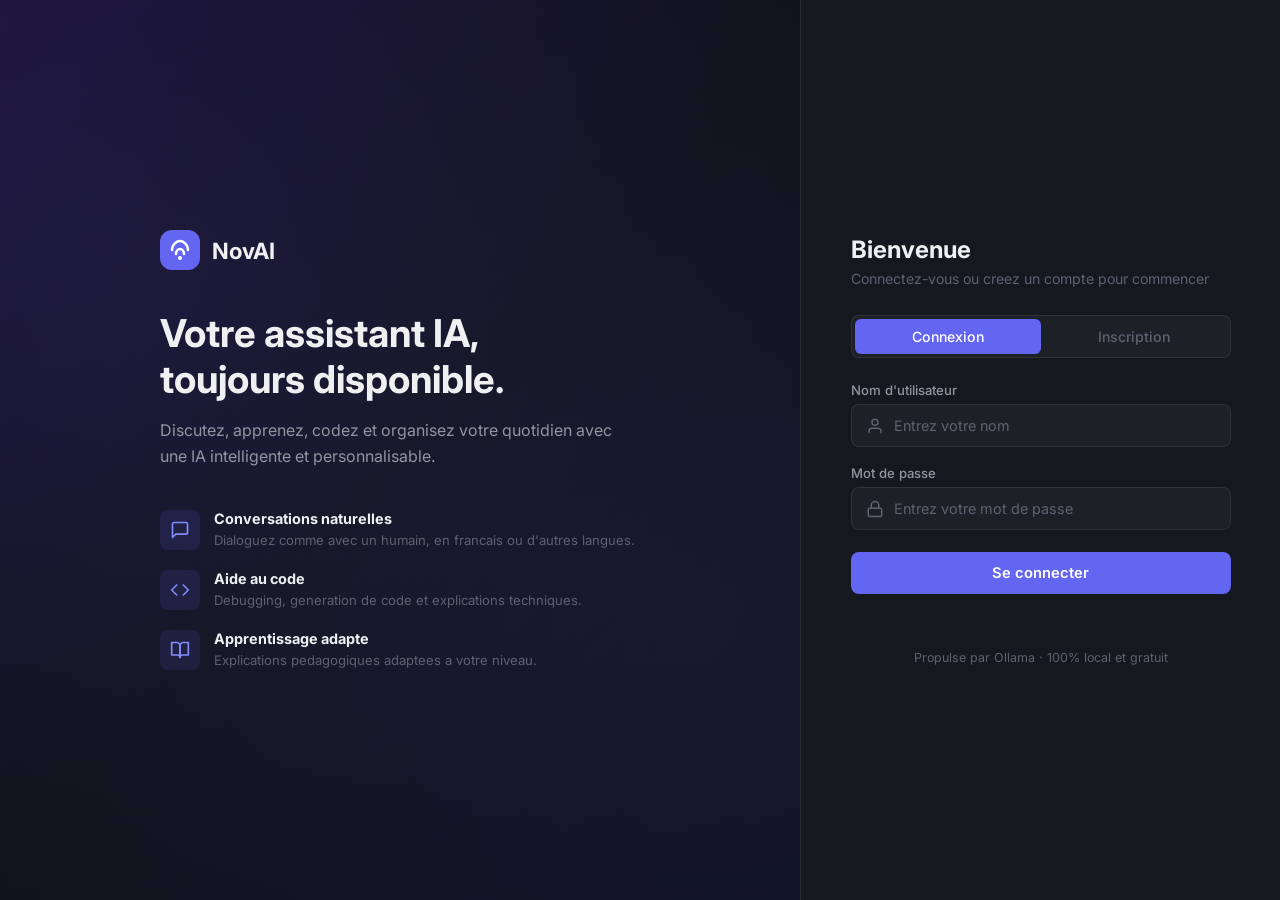
<file: templates/auth.html>
<!DOCTYPE html>
<html lang="fr">
<head>
    <meta charset="UTF-8">
    <meta name="viewport" content="width=device-width, initial-scale=1.0">
    <title>NovAI - Assistant IA</title>
    <link rel="stylesheet" href="/static/style.css">
</head>
<body class="auth-body">
    <div class="auth-page">
        <!-- Left: Branding -->
        <div class="auth-branding">
            <div class="auth-branding-content">
                <div class="brand-logo">
                    <svg width="40" height="40" viewBox="0 0 40 40" fill="none">
                        <rect width="40" height="40" rx="12" fill="url(#logo-grad)"/>
                        <path d="M12 20C12 15 16 11 20 11C24 11 28 15 28 20" stroke="white" stroke-width="2.5" stroke-linecap="round"/>
                        <path d="M16 24C16 21 18 19 20 19C22 19 24 21 24 24" stroke="white" stroke-width="2.5" stroke-linecap="round"/>
                        <circle cx="20" cy="28" r="2" fill="white"/>
                        <defs>
                            <linearGradient id="logo-grad" x1="0" y1="0" x2="40" y2="40">
                                <stop stop-color="#6366f1"/>
                                <stop offset="1" stop-color="#8b5cf6"/>
                            </linearGradient>
                        </defs>
                    </svg>
                    <span class="brand-name">NovAI</span>
                </div>
                <h1 class="auth-headline">Votre assistant IA,<br>toujours disponible.</h1>
                <p class="auth-subline">Discutez, apprenez, codez et organisez votre quotidien avec une IA intelligente et personnalisable.</p>
                <div class="auth-features">
                    <div class="auth-feature">
                        <div class="feature-icon">
                            <svg width="20" height="20" viewBox="0 0 24 24" fill="none" stroke="currentColor" stroke-width="2" stroke-linecap="round" stroke-linejoin="round"><path d="M21 15a2 2 0 0 1-2 2H7l-4 4V5a2 2 0 0 1 2-2h14a2 2 0 0 1 2 2z"/></svg>
                        </div>
                        <div>
                            <strong>Conversations naturelles</strong>
                            <p>Dialoguez comme avec un humain, en francais ou d'autres langues.</p>
                        </div>
                    </div>
                    <div class="auth-feature">
                        <div class="feature-icon">
                            <svg width="20" height="20" viewBox="0 0 24 24" fill="none" stroke="currentColor" stroke-width="2" stroke-linecap="round" stroke-linejoin="round"><polyline points="16 18 22 12 16 6"/><polyline points="8 6 2 12 8 18"/></svg>
                        </div>
                        <div>
                            <strong>Aide au code</strong>
                            <p>Debugging, generation de code et explications techniques.</p>
                        </div>
                    </div>
                    <div class="auth-feature">
                        <div class="feature-icon">
                            <svg width="20" height="20" viewBox="0 0 24 24" fill="none" stroke="currentColor" stroke-width="2" stroke-linecap="round" stroke-linejoin="round"><path d="M2 3h6a4 4 0 0 1 4 4v14a3 3 0 0 0-3-3H2z"/><path d="M22 3h-6a4 4 0 0 0-4 4v14a3 3 0 0 1 3-3h7z"/></svg>
                        </div>
                        <div>
                            <strong>Apprentissage adapte</strong>
                            <p>Explications pedagogiques adaptees a votre niveau.</p>
                        </div>
                    </div>
                </div>
            </div>
        </div>

        <!-- Right: Auth form -->
        <div class="auth-form-side">
            <div class="auth-card">
                <div class="auth-card-header">
                    <h2>Bienvenue</h2>
                    <p>Connectez-vous ou creez un compte pour commencer</p>
                </div>

                <div class="auth-tabs">
                    <button class="auth-tab active" data-tab="login">Connexion</button>
                    <button class="auth-tab" data-tab="register">Inscription</button>
                </div>

                <form id="loginForm" class="auth-panel active">
                    <div class="input-group">
                        <label for="loginUsername">Nom d'utilisateur</label>
                        <div class="input-wrapper">
                            <svg width="18" height="18" viewBox="0 0 24 24" fill="none" stroke="currentColor" stroke-width="2" stroke-linecap="round" stroke-linejoin="round"><path d="M20 21v-2a4 4 0 0 0-4-4H8a4 4 0 0 0-4 4v2"/><circle cx="12" cy="7" r="4"/></svg>
                            <input type="text" id="loginUsername" placeholder="Entrez votre nom" required>
                        </div>
                    </div>
                    <div class="input-group">
                        <label for="loginPassword">Mot de passe</label>
                        <div class="input-wrapper">
                            <svg width="18" height="18" viewBox="0 0 24 24" fill="none" stroke="currentColor" stroke-width="2" stroke-linecap="round" stroke-linejoin="round"><rect x="3" y="11" width="18" height="11" rx="2" ry="2"/><path d="M7 11V7a5 5 0 0 1 10 0v4"/></svg>
                            <input type="password" id="loginPassword" placeholder="Entrez votre mot de passe" required>
                        </div>
                    </div>
                    <button type="submit" class="btn-auth">Se connecter</button>
                    <p class="auth-error" id="loginError"></p>
                </form>

                <form id="registerForm" class="auth-panel">
                    <div class="input-group">
                        <label for="registerUsername">Nom d'utilisateur</label>
                        <div class="input-wrapper">
                            <svg width="18" height="18" viewBox="0 0 24 24" fill="none" stroke="currentColor" stroke-width="2" stroke-linecap="round" stroke-linejoin="round"><path d="M20 21v-2a4 4 0 0 0-4-4H8a4 4 0 0 0-4 4v2"/><circle cx="12" cy="7" r="4"/></svg>
                            <input type="text" id="registerUsername" placeholder="Choisissez un nom" required>
                        </div>
                    </div>
                    <div class="input-group">
                        <label for="registerPassword">Mot de passe</label>
                        <div class="input-wrapper">
                            <svg width="18" height="18" viewBox="0 0 24 24" fill="none" stroke="currentColor" stroke-width="2" stroke-linecap="round" stroke-linejoin="round"><rect x="3" y="11" width="18" height="11" rx="2" ry="2"/><path d="M7 11V7a5 5 0 0 1 10 0v4"/></svg>
                            <input type="password" id="registerPassword" placeholder="6 caracteres minimum" required>
                        </div>
                    </div>
                    <button type="submit" class="btn-auth">Creer mon compte</button>
                    <p class="auth-error" id="registerError"></p>
                </form>
            </div>
            <p class="auth-footer-text">Propulse par Ollama &middot; 100% local et gratuit</p>
        </div>
    </div>

    <script>
        const tabs = document.querySelectorAll(".auth-tab");
        const panels = document.querySelectorAll(".auth-panel");

        tabs.forEach((tab) => {
            tab.addEventListener("click", () => {
                tabs.forEach((t) => t.classList.remove("active"));
                panels.forEach((p) => p.classList.remove("active"));
                tab.classList.add("active");
                document.getElementById(tab.dataset.tab + "Form").classList.add("active");
            });
        });

        async function handleAuth(url, username, password, errorEl) {
            errorEl.textContent = "";
            try {
                const res = await fetch(url, {
                    method: "POST",
                    headers: { "Content-Type": "application/json" },
                    body: JSON.stringify({ username, password }),
                });
                const data = await res.json();
                if (data.error) {
                    errorEl.textContent = data.error;
                } else {
                    window.location.href = "/";
                }
            } catch {
                errorEl.textContent = "Erreur de connexion au serveur.";
            }
        }

        document.getElementById("loginForm").addEventListener("submit", (e) => {
            e.preventDefault();
            handleAuth(
                "/auth/login",
                document.getElementById("loginUsername").value,
                document.getElementById("loginPassword").value,
                document.getElementById("loginError")
            );
        });

        document.getElementById("registerForm").addEventListener("submit", (e) => {
            e.preventDefault();
            handleAuth(
                "/auth/register",
                document.getElementById("registerUsername").value,
                document.getElementById("registerPassword").value,
                document.getElementById("registerError")
            );
        });
    </script>
</body>
</html>
</file>
<file: static/style.css>
@import url('https://fonts.googleapis.com/css2?family=Inter:wght@300;400;500;600;700&display=swap');

* {
    margin: 0;
    padding: 0;
    box-sizing: border-box;
}

:root {
    --primary: #6366f1;
    --primary-light: #818cf8;
    --primary-dark: #4f46e5;
    --primary-subtle: rgba(99, 102, 241, 0.12);
    --accent: #8b5cf6;
    --accent-light: #a78bfa;
    --surface: #0f1117;
    --surface-1: #16181f;
    --surface-2: #1e2028;
    --surface-3: #262830;
    --surface-hover: #2a2c35;
    --border: rgba(255, 255, 255, 0.08);
    --border-focus: rgba(99, 102, 241, 0.5);
    --text-primary: #f0f0f3;
    --text-secondary: #9394a1;
    --text-muted: #5f6070;
    --danger: #ef4444;
    --danger-subtle: rgba(239, 68, 68, 0.12);
    --success: #22c55e;
    --radius-sm: 8px;
    --radius-md: 12px;
    --radius-lg: 16px;
    --radius-xl: 20px;
    --radius-full: 9999px;
    --transition: 0.2s ease;
    --shadow-sm: 0 1px 2px rgba(0, 0, 0, 0.3);
    --shadow-md: 0 4px 12px rgba(0, 0, 0, 0.4);
    --shadow-lg: 0 12px 40px rgba(0, 0, 0, 0.5);
}

body {
    font-family: 'Inter', -apple-system, BlinkMacSystemFont, "Segoe UI", sans-serif;
    background: var(--surface);
    color: var(--text-primary);
    height: 100vh;
    overflow: hidden;
}

/* Custom scrollbar */
::-webkit-scrollbar {
    width: 5px;
}

::-webkit-scrollbar-track {
    background: transparent;
}

::-webkit-scrollbar-thumb {
    background: var(--surface-3);
    border-radius: var(--radius-full);
}

::-webkit-scrollbar-thumb:hover {
    background: var(--text-muted);
}

/* ==================== APP LAYOUT ==================== */

.app-layout {
    display: flex;
    width: 100%;
    height: 100vh;
}

/* ==================== SIDEBAR ==================== */

.sidebar {
    width: 280px;
    min-width: 280px;
    background: var(--surface-1);
    display: flex;
    flex-direction: column;
    border-right: 1px solid var(--border);
    transition: margin-left 0.3s ease, opacity 0.3s ease;
    overflow: hidden;
}

.sidebar.hidden {
    margin-left: -280px;
    opacity: 0;
    pointer-events: none;
}

.sidebar-header {
    display: flex;
    justify-content: space-between;
    align-items: center;
    padding: 16px;
    border-bottom: 1px solid var(--border);
    height: 60px;
}

.sidebar-brand {
    display: flex;
    align-items: center;
    gap: 10px;
    font-weight: 600;
    font-size: 1rem;
    color: var(--text-primary);
}

.btn-new-conv {
    width: 34px;
    height: 34px;
    border: 1px solid var(--border);
    border-radius: var(--radius-sm);
    background: transparent;
    color: var(--text-secondary);
    cursor: pointer;
    transition: all var(--transition);
    display: flex;
    align-items: center;
    justify-content: center;
}

.btn-new-conv:hover {
    background: var(--surface-hover);
    color: var(--text-primary);
    border-color: var(--text-muted);
}

.conv-list {
    flex: 1;
    overflow-y: auto;
    overscroll-behavior: contain;
    padding: 8px;
}

.conv-list::-webkit-scrollbar {
    width: 6px;
}

.conv-list::-webkit-scrollbar-thumb {
    background: rgba(255, 255, 255, 0.15);
    border-radius: var(--radius-full);
}

.conv-list::-webkit-scrollbar-thumb:hover {
    background: rgba(255, 255, 255, 0.25);
}

.conv-item {
    display: flex;
    align-items: center;
    padding: 10px 12px;
    border-radius: var(--radius-sm);
    cursor: pointer;
    transition: all var(--transition);
    margin-bottom: 2px;
    gap: 10px;
}

.conv-item:hover {
    background: var(--surface-hover);
}

.conv-item.active {
    background: var(--primary-subtle);
}

.conv-item-icon {
    width: 28px;
    height: 28px;
    border-radius: 6px;
    display: flex;
    align-items: center;
    justify-content: center;
    font-size: 0.8rem;
    flex-shrink: 0;
    color: var(--text-muted);
}

.conv-item.active .conv-item-icon {
    color: var(--primary-light);
}

.conv-item-title {
    flex: 1;
    font-size: 0.84rem;
    font-weight: 400;
    overflow: hidden;
    text-overflow: ellipsis;
    white-space: nowrap;
    color: var(--text-secondary);
    transition: color var(--transition);
}

.conv-item.active .conv-item-title {
    color: var(--text-primary);
    font-weight: 500;
}

.conv-item-delete {
    border: none;
    background: transparent;
    color: var(--text-muted);
    font-size: 1rem;
    cursor: pointer;
    padding: 4px 6px;
    border-radius: 4px;
    display: none;
    transition: all var(--transition);
    line-height: 1;
}

.conv-item:hover .conv-item-delete {
    display: flex;
}

.conv-item-delete:hover {
    color: var(--danger);
    background: var(--danger-subtle);
}

.sidebar-footer {
    padding: 12px 16px;
    border-top: 1px solid var(--border);
}

.sidebar-footer .user-info {
    display: flex;
    justify-content: space-between;
    align-items: center;
}

.user-info-left {
    display: flex;
    align-items: center;
    gap: 10px;
    color: var(--text-secondary);
    font-size: 0.85rem;
}

.user-avatar-small {
    width: 30px;
    height: 30px;
    border-radius: var(--radius-full);
    background: linear-gradient(135deg, var(--primary), var(--accent));
    display: flex;
    align-items: center;
    justify-content: center;
    font-size: 0.75rem;
    font-weight: 600;
    color: #fff;
}

.btn-logout {
    width: 32px;
    height: 32px;
    border: none;
    border-radius: var(--radius-sm);
    background: transparent;
    color: var(--text-muted);
    cursor: pointer;
    transition: all var(--transition);
    display: flex;
    align-items: center;
    justify-content: center;
}

.btn-logout:hover {
    background: var(--danger-subtle);
    color: var(--danger);
}

/* Sidebar overlay for mobile */
.sidebar-overlay {
    display: none;
    position: fixed;
    inset: 0;
    background: rgba(0, 0, 0, 0.5);
    z-index: 9;
    backdrop-filter: blur(4px);
}

.sidebar-overlay.active {
    display: block;
}

/* ==================== CHAT CONTAINER ==================== */

.chat-container {
    flex: 1;
    height: 100vh;
    display: flex;
    flex-direction: column;
    overflow: hidden;
    background: var(--surface);
}

/* ==================== CHAT HEADER ==================== */

.chat-header {
    display: flex;
    align-items: center;
    padding: 0 16px;
    height: 60px;
    min-height: 60px;
    border-bottom: 1px solid var(--border);
    background: var(--surface);
    gap: 12px;
}

.btn-toggle-sidebar {
    width: 36px;
    height: 36px;
    border: none;
    background: transparent;
    color: var(--text-secondary);
    cursor: pointer;
    border-radius: var(--radius-sm);
    transition: all var(--transition);
    display: flex;
    align-items: center;
    justify-content: center;
    flex-shrink: 0;
}

.btn-toggle-sidebar:hover {
    color: var(--text-primary);
    background: var(--surface-hover);
}

.header-center {
    flex: 1;
    display: flex;
    flex-direction: column;
    align-items: center;
}

.header-title {
    font-size: 0.95rem;
    font-weight: 600;
    color: var(--text-primary);
}

.header-model {
    font-size: 0.72rem;
    color: var(--text-muted);
    font-weight: 400;
}

.header-actions {
    display: flex;
    gap: 4px;
    flex-shrink: 0;
}

.btn-icon {
    width: 36px;
    height: 36px;
    border: none;
    border-radius: var(--radius-sm);
    background: transparent;
    color: var(--text-secondary);
    cursor: pointer;
    transition: all var(--transition);
    display: flex;
    align-items: center;
    justify-content: center;
}

.btn-icon:hover {
    background: var(--surface-hover);
    color: var(--text-primary);
}

/* ==================== MESSAGES ==================== */

.chat-messages {
    flex: 1;
    overflow-y: auto;
    display: flex;
    flex-direction: column;
    scroll-behavior: smooth;
}

.message {
    display: flex;
    gap: 16px;
    padding: 24px 0;
    max-width: 768px;
    width: 100%;
    margin: 0 auto;
    padding-left: 24px;
    padding-right: 24px;
    animation: messageIn 0.3s ease;
}

@keyframes messageIn {
    from {
        opacity: 0;
        transform: translateY(8px);
    }
    to {
        opacity: 1;
        transform: translateY(0);
    }
}

.message.assistant {
    background: var(--surface-1);
    border-bottom: 1px solid var(--border);
}

.message-avatar {
    width: 32px;
    height: 32px;
    border-radius: var(--radius-sm);
    display: flex;
    align-items: center;
    justify-content: center;
    font-size: 0.85rem;
    flex-shrink: 0;
    font-weight: 600;
}

.message.user .message-avatar {
    background: linear-gradient(135deg, var(--primary), var(--accent));
    color: #fff;
}

.message.assistant .message-avatar {
    background: var(--surface-3);
    color: var(--primary-light);
}

.message-content {
    flex: 1;
    line-height: 1.7;
    font-size: 0.92rem;
    word-wrap: break-word;
    overflow-wrap: break-word;
    min-width: 0;
}

.message.user .message-content {
    color: var(--text-primary);
    white-space: pre-wrap;
}

.message.assistant .message-content {
    color: var(--text-primary);
}

/* ==================== MARKDOWN STYLES ==================== */

.message.assistant .message-content p {
    margin-bottom: 12px;
}

.message.assistant .message-content p:last-child {
    margin-bottom: 0;
}

.message.assistant .message-content ul,
.message.assistant .message-content ol {
    margin: 10px 0;
    padding-left: 22px;
}

.message.assistant .message-content li {
    margin-bottom: 4px;
}

.message.assistant .message-content code {
    background: var(--primary-subtle);
    padding: 2px 7px;
    border-radius: 5px;
    font-size: 0.85rem;
    font-family: 'SF Mono', 'Fira Code', 'JetBrains Mono', monospace;
    color: var(--primary-light);
}

.message.assistant .message-content pre {
    background: #0d1117;
    border-radius: var(--radius-md);
    margin: 14px 0;
    overflow-x: auto;
    border: 1px solid var(--border);
    position: relative;
}

.message.assistant .message-content pre code {
    background: transparent;
    padding: 16px;
    font-size: 0.83rem;
    color: var(--text-primary);
    display: block;
}

.code-header {
    display: flex;
    justify-content: space-between;
    align-items: center;
    padding: 8px 12px;
    background: rgba(255, 255, 255, 0.04);
    border-bottom: 1px solid var(--border);
    font-size: 0.75rem;
    color: var(--text-muted);
}

.btn-copy {
    border: none;
    background: transparent;
    color: var(--text-muted);
    cursor: pointer;
    font-size: 0.75rem;
    font-family: 'Inter', sans-serif;
    padding: 3px 8px;
    border-radius: 4px;
    transition: all var(--transition);
    display: flex;
    align-items: center;
    gap: 4px;
}

.btn-copy:hover {
    background: var(--surface-hover);
    color: var(--text-primary);
}

.btn-copy.copied {
    color: var(--success);
}

.message.assistant .message-content strong {
    color: #fff;
    font-weight: 600;
}

.message.assistant .message-content blockquote {
    border-left: 3px solid var(--primary);
    padding-left: 14px;
    margin: 10px 0;
    color: var(--text-secondary);
    font-style: italic;
}

.message.assistant .message-content a {
    color: var(--primary-light);
    text-decoration: none;
    border-bottom: 1px solid rgba(129, 140, 248, 0.3);
    transition: all var(--transition);
}

.message.assistant .message-content a:hover {
    color: var(--accent-light);
    border-bottom-color: var(--accent-light);
}

.message.assistant .message-content table {
    border-collapse: collapse;
    margin: 12px 0;
    width: 100%;
}

.message.assistant .message-content th,
.message.assistant .message-content td {
    border: 1px solid var(--border);
    padding: 8px 12px;
    text-align: left;
    font-size: 0.85rem;
}

.message.assistant .message-content th {
    background: var(--surface-2);
    font-weight: 600;
}

/* ==================== CHAT INPUT ==================== */

.chat-input-wrapper {
    padding: 16px 24px 20px;
    background: var(--surface);
}

.chat-input {
    display: flex;
    gap: 10px;
    align-items: flex-end;
    max-width: 768px;
    margin: 0 auto;
    background: var(--surface-2);
    border: 1px solid var(--border);
    border-radius: var(--radius-lg);
    padding: 10px 14px;
    transition: border-color var(--transition), box-shadow var(--transition);
}

.chat-input:focus-within {
    border-color: var(--border-focus);
    box-shadow: 0 0 0 3px rgba(99, 102, 241, 0.1);
}

.chat-input textarea {
    flex: 1;
    padding: 6px 4px;
    border: none;
    background: transparent;
    color: var(--text-primary);
    font-size: 0.92rem;
    font-family: 'Inter', sans-serif;
    outline: none;
    resize: none;
    max-height: 150px;
    line-height: 1.5;
}

.chat-input textarea::placeholder {
    color: var(--text-muted);
}

.chat-input button[type="submit"] {
    width: 36px;
    height: 36px;
    min-width: 36px;
    border: none;
    border-radius: var(--radius-sm);
    background: var(--primary);
    color: #fff;
    cursor: pointer;
    transition: all var(--transition);
    display: flex;
    align-items: center;
    justify-content: center;
    flex-shrink: 0;
}

.chat-input button[type="submit"]:hover {
    background: var(--primary-dark);
}

.chat-input button[type="submit"]:disabled {
    background: var(--surface-3);
    color: var(--text-muted);
    cursor: not-allowed;
}

.input-hint {
    text-align: center;
    font-size: 0.72rem;
    color: var(--text-muted);
    margin-top: 8px;
}

/* ==================== TYPING INDICATOR ==================== */

.typing-indicator {
    display: flex;
    gap: 5px;
    padding: 10px 0;
}

.typing-indicator span {
    width: 7px;
    height: 7px;
    background: var(--text-muted);
    border-radius: 50%;
    animation: pulse 1.4s infinite;
}

.typing-indicator span:nth-child(2) { animation-delay: 0.2s; }
.typing-indicator span:nth-child(3) { animation-delay: 0.4s; }

@keyframes pulse {
    0%, 60%, 100% {
        transform: translateY(0);
        opacity: 0.4;
    }
    30% {
        transform: translateY(-6px);
        opacity: 1;
    }
}

/* ==================== WELCOME SECTION ==================== */

.welcome-section {
    display: flex;
    flex-direction: column;
    align-items: center;
    justify-content: center;
    padding: 60px 24px 40px;
    text-align: center;
    max-width: 640px;
    margin: 0 auto;
    animation: fadeIn 0.5s ease;
}

@keyframes fadeIn {
    from { opacity: 0; transform: translateY(10px); }
    to { opacity: 1; transform: translateY(0); }
}

.welcome-avatar {
    width: 56px;
    height: 56px;
    border-radius: var(--radius-lg);
    background: linear-gradient(135deg, var(--primary), var(--accent));
    display: flex;
    align-items: center;
    justify-content: center;
    color: #fff;
    margin-bottom: 20px;
}

.welcome-section h2 {
    font-size: 1.5rem;
    font-weight: 700;
    margin-bottom: 8px;
    color: var(--text-primary);
}

.welcome-section > p {
    color: var(--text-muted);
    font-size: 0.9rem;
    line-height: 1.5;
    margin-bottom: 32px;
}

.suggestions {
    display: grid;
    grid-template-columns: repeat(2, 1fr);
    gap: 10px;
    width: 100%;
}

.suggestion-card {
    display: flex;
    align-items: center;
    gap: 10px;
    padding: 14px 16px;
    background: var(--surface-2);
    border: 1px solid var(--border);
    border-radius: var(--radius-md);
    cursor: pointer;
    transition: all var(--transition);
    text-align: left;
    font-family: 'Inter', sans-serif;
    color: var(--text-secondary);
    font-size: 0.84rem;
}

.suggestion-card:hover {
    background: var(--surface-hover);
    border-color: var(--primary);
    color: var(--text-primary);
}

.suggestion-card:hover .suggestion-icon {
    color: var(--primary-light);
}

.suggestion-icon {
    width: 36px;
    height: 36px;
    min-width: 36px;
    border-radius: var(--radius-sm);
    background: var(--surface-3);
    display: flex;
    align-items: center;
    justify-content: center;
    color: var(--text-muted);
    transition: color var(--transition);
}

/* ==================== AUTH PAGE ==================== */

.auth-body {
    display: flex;
    align-items: center;
    justify-content: center;
}

.auth-page {
    display: flex;
    width: 100%;
    height: 100vh;
}

.auth-branding {
    flex: 1;
    background: linear-gradient(135deg, #1a1035 0%, #0f1117 50%, #0c1220 100%);
    display: flex;
    align-items: center;
    justify-content: center;
    padding: 60px;
    position: relative;
    overflow: hidden;
}

.auth-branding::before {
    content: '';
    position: absolute;
    top: -50%;
    left: -50%;
    width: 200%;
    height: 200%;
    background:
        radial-gradient(ellipse at 30% 40%, rgba(99, 102, 241, 0.1) 0%, transparent 50%),
        radial-gradient(ellipse at 70% 60%, rgba(139, 92, 246, 0.08) 0%, transparent 50%);
    pointer-events: none;
}

.auth-branding-content {
    position: relative;
    z-index: 1;
    max-width: 480px;
}

.brand-logo {
    display: flex;
    align-items: center;
    gap: 12px;
    margin-bottom: 40px;
}

.brand-name {
    font-size: 1.4rem;
    font-weight: 700;
    color: var(--text-primary);
}

.auth-headline {
    font-size: 2.4rem;
    font-weight: 700;
    line-height: 1.2;
    margin-bottom: 16px;
    color: var(--text-primary);
}

.auth-subline {
    font-size: 1rem;
    color: var(--text-secondary);
    line-height: 1.6;
    margin-bottom: 40px;
}

.auth-features {
    display: flex;
    flex-direction: column;
    gap: 20px;
}

.auth-feature {
    display: flex;
    gap: 14px;
    align-items: flex-start;
}

.feature-icon {
    width: 40px;
    height: 40px;
    min-width: 40px;
    border-radius: var(--radius-sm);
    background: var(--primary-subtle);
    display: flex;
    align-items: center;
    justify-content: center;
    color: var(--primary-light);
}

.auth-feature strong {
    display: block;
    font-size: 0.9rem;
    margin-bottom: 4px;
    color: var(--text-primary);
}

.auth-feature p {
    font-size: 0.82rem;
    color: var(--text-muted);
    line-height: 1.4;
}

.auth-form-side {
    width: 480px;
    min-width: 400px;
    display: flex;
    flex-direction: column;
    align-items: center;
    justify-content: center;
    padding: 40px;
    background: var(--surface-1);
    border-left: 1px solid var(--border);
}

.auth-card {
    width: 100%;
    max-width: 380px;
}

.auth-card-header {
    margin-bottom: 28px;
}

.auth-card-header h2 {
    font-size: 1.5rem;
    font-weight: 700;
    margin-bottom: 6px;
    color: var(--text-primary);
}

.auth-card-header p {
    font-size: 0.88rem;
    color: var(--text-muted);
}

.auth-tabs {
    display: flex;
    gap: 0;
    margin-bottom: 24px;
    border-radius: var(--radius-sm);
    overflow: hidden;
    background: var(--surface-2);
    border: 1px solid var(--border);
    padding: 3px;
}

.auth-tab {
    flex: 1;
    padding: 9px;
    border: none;
    background: transparent;
    color: var(--text-muted);
    font-size: 0.88rem;
    font-weight: 500;
    font-family: 'Inter', sans-serif;
    cursor: pointer;
    transition: all var(--transition);
    border-radius: 6px;
}

.auth-tab.active {
    background: var(--primary);
    color: #fff;
}

.auth-tab:not(.active):hover {
    color: var(--text-secondary);
}

.auth-panel {
    display: none;
    flex-direction: column;
    gap: 18px;
}

.auth-panel.active {
    display: flex;
    animation: fadeIn 0.3s ease;
}

.input-group {
    display: flex;
    flex-direction: column;
    gap: 6px;
}

.input-group label {
    font-size: 0.82rem;
    font-weight: 500;
    color: var(--text-secondary);
}

.input-wrapper {
    display: flex;
    align-items: center;
    gap: 10px;
    padding: 0 14px;
    background: var(--surface-2);
    border: 1px solid var(--border);
    border-radius: var(--radius-sm);
    transition: all var(--transition);
    color: var(--text-muted);
}

.input-wrapper:focus-within {
    border-color: var(--border-focus);
    box-shadow: 0 0 0 3px rgba(99, 102, 241, 0.1);
}

.input-wrapper input {
    flex: 1;
    padding: 12px 0;
    border: none;
    background: transparent;
    color: var(--text-primary);
    font-size: 0.9rem;
    font-family: 'Inter', sans-serif;
    outline: none;
}

.input-wrapper input::placeholder {
    color: var(--text-muted);
}

.btn-auth {
    padding: 12px;
    border: none;
    border-radius: var(--radius-sm);
    background: var(--primary);
    color: #fff;
    font-size: 0.92rem;
    font-weight: 600;
    font-family: 'Inter', sans-serif;
    cursor: pointer;
    transition: all var(--transition);
    margin-top: 4px;
}

.btn-auth:hover {
    background: var(--primary-dark);
}

.btn-auth:active {
    transform: scale(0.98);
}

.auth-error {
    color: var(--danger);
    font-size: 0.82rem;
    min-height: 1em;
    text-align: center;
}

.auth-footer-text {
    margin-top: 24px;
    font-size: 0.78rem;
    color: var(--text-muted);
}

/* ==================== RESPONSIVE ==================== */

@media (max-width: 1024px) {
    .auth-branding {
        display: none;
    }

    .auth-form-side {
        width: 100%;
        min-width: unset;
        border-left: none;
    }
}

@media (max-width: 768px) {
    .sidebar {
        position: fixed;
        z-index: 10;
        height: 100vh;
        width: 280px;
    }

    .sidebar.hidden {
        margin-left: -280px;
    }

    .message {
        padding-left: 16px;
        padding-right: 16px;
    }

    .chat-input-wrapper {
        padding: 12px 16px 16px;
    }

    .suggestions {
        grid-template-columns: 1fr;
    }

    .welcome-section {
        padding: 40px 16px 24px;
    }

    .auth-form-side {
        padding: 24px;
    }
}

@media (max-width: 480px) {
    .message-avatar {
        width: 28px;
        height: 28px;
        font-size: 0.75rem;
        border-radius: 6px;
    }

    .message-content {
        font-size: 0.88rem;
    }

    .message {
        gap: 10px;
        padding-top: 16px;
        padding-bottom: 16px;
    }

    .header-model {
        display: none;
    }

    .welcome-section h2 {
        font-size: 1.2rem;
    }
}
</file>
